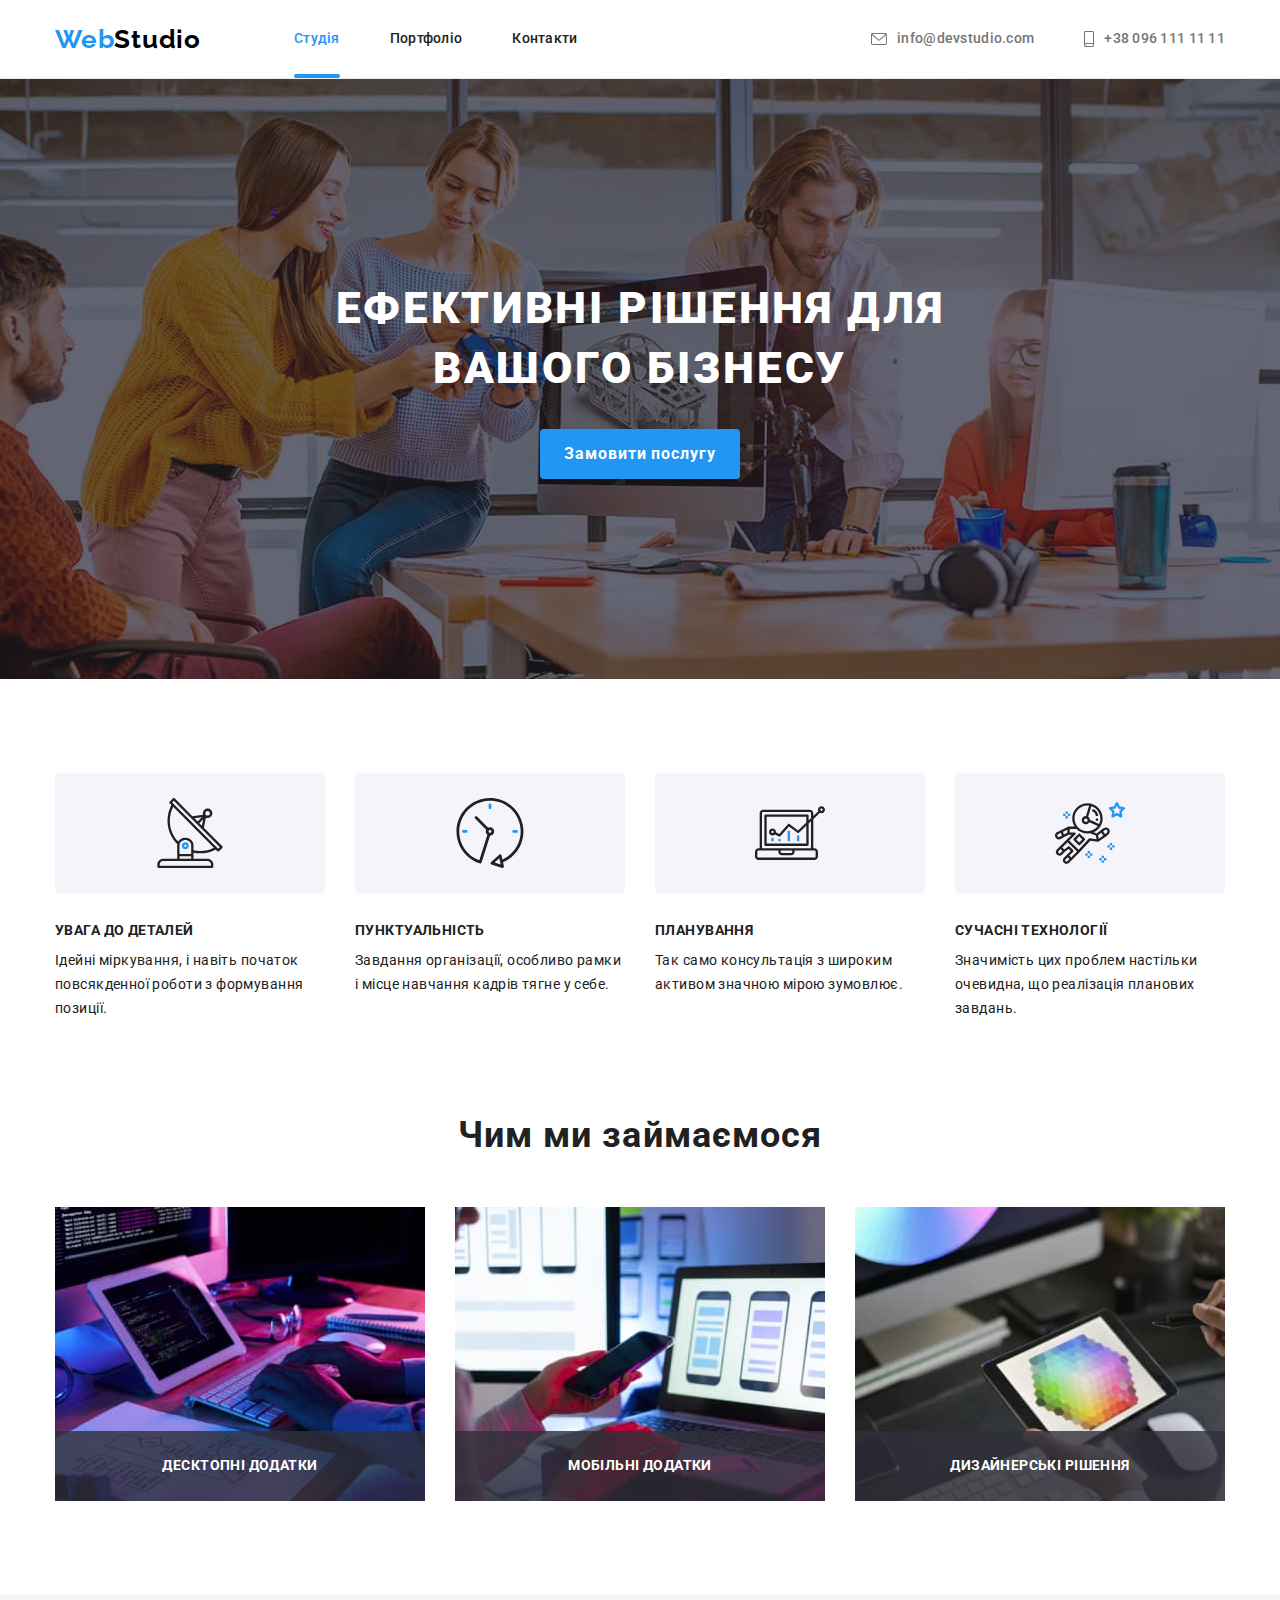
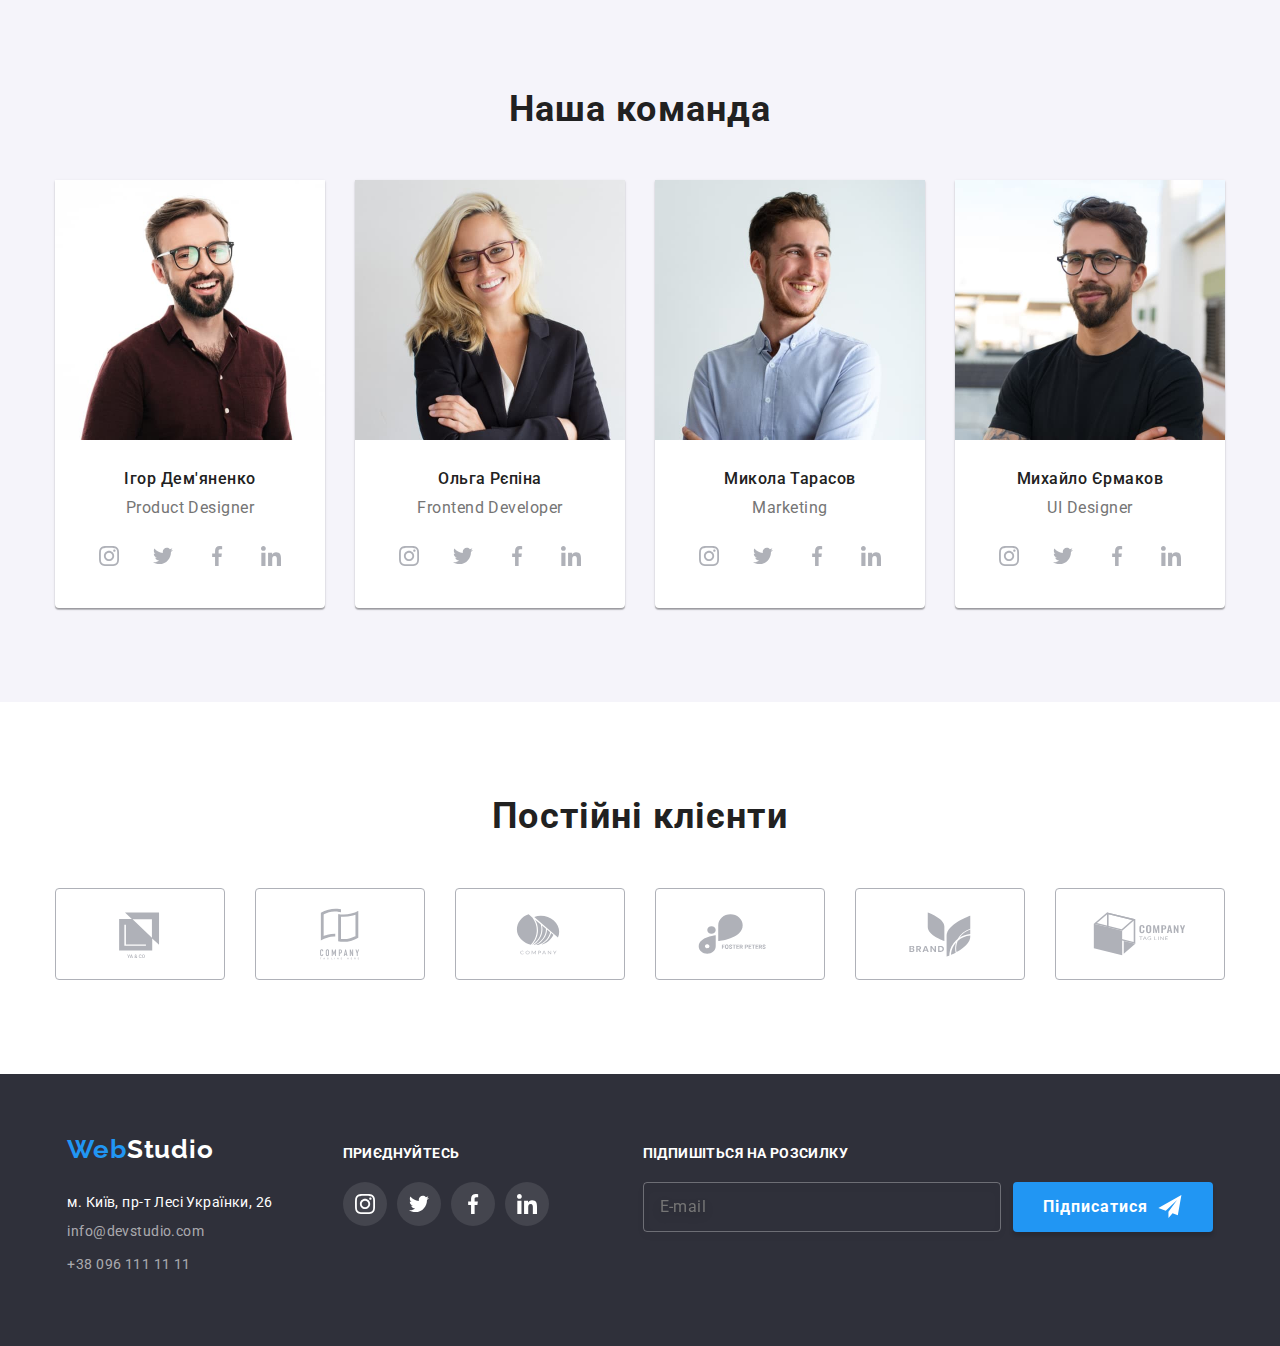
<file: index.html>
<!DOCTYPE html>
<html lang="uk">
  <head>
    <meta charset="UTF-8" />
    <meta http-equiv="X-UA-Compatible" content="IE=edge" />
    <meta name="viewport" content="width=device-width, initial-scale=1.0" />
    <title>Студія</title>
    <link rel="preconnect" href="https://fonts.googleapis.com" />
    <link rel="preconnect" href="https://fonts.gstatic.com" crossorigin />
    <link
      href="https://fonts.googleapis.com/css2?family=Raleway:wght@700&family=Roboto:wght@400;500;700;900&display=swap"
      rel="stylesheet"
    />
    <link
      rel="stylesheet"
      href="https://cdnjs.cloudflare.com/ajax/libs/modern-normalize/1.1.0/modern-normalize.min.css"
    />
    <link rel="stylesheet" href="./css/main.min.css" />
  </head>
  <body>
    <!-- Шапка -->
    <header>
      <!-- навігація -->
      <div class="container page-header">
        <nav class="page-header__nav">
          <a href="./index.html" class="logo"> Web<span class="logo--black">Studio</span></a>

          <!-- Кнопка меню -->
          <button class="menu-button js-open-menu" type="button">
            <svg width="40" height="40" aria-label="Перемикач мобільного меню">
              <use class="icon-menu" href="./images/icons.svg#icon-menu"></use>
            </svg>
          </button>
          <!-- Меню для мобілки -->
          <div class="js-menu-container">
            
            <div class="menu-column">
              <!-- закладки мобілки -->
              <button class="menu-button js-close-menu" type="button">
              <svg width="40" height="40" aria-label="Перемикач мобільного меню">
                <use class="icon-cross" href="./images/icons.svg#icon-close"></use>
              </svg>
            </button>
            <ul class="menu-nav">
                <li class="menu-nav__bookmark">
                  <a class="menu-nav__link menu-nav__link--current" href="./index.html">Студія</a>
                </li>
                <li class="menu-nav__bookmark">
                  <a class="menu-nav__link" href="./portfolio.html">Портфоліо</a>
                </li>
                <li class="menu-nav__bookmark"><a class="menu-nav__link" href="#">Контакти</a></li>
              </ul>
              <div class="menu-thumb">
                <!-- контакти мобілки -->
                <ul class="menu-contact">
                  <li class="menu-contact__item">
                    <a class="menu-contact__tel" href="tel:+380961111111">+38 096 111 11 11</a>
                  </li>
                  <li class="menu-contact__item">
                    <a class="menu-contact__mail" href="mailto:info@devstudio.com"
                      >info@devstudio.com
                    </a>
                  </li>
                </ul>
                <!-- соц мережі мобілки -->
                <ul class="menu-social">
                  <li class="menu-social__item">
                    <a class="menu-social__link" href="#">Instagram</a>
                  </li>
                  <li class="menu-social__item">
                    <a class="menu-social__link" href="#">Twitter</a>
                  </li>
                  <li class="menu-social__item">
                    <a class="menu-social__link" href="#">Facebook</a>
                  </li>
                  <li class="menu-social__item">
                    <a class="menu-social__link" href="#">LinkedIn</a>
                  </li>
                </ul>
              </div>
            </div>
          </div>
          <ul class="page-header__bookmarks">
            <li class="page-header__item">
              <a class="page-header__link page-header__link--current" href="./index.html">Студія</a>
            </li>
            <li class="page-header__item">
              <a class="page-header__link" href="./portfolio.html">Портфоліо</a>
            </li>
            <li class="page-header__item"><a class="page-header__link" href="#">Контакти</a></li>
          </ul>
        </nav>

        <!-- контакти -->
        <ul class="page-header__connection">
          <li class="page-header__item">
            <a class="page-header__contact" href="mailto:info@devstudio.com"
              ><svg class="page-header__icon" width="16" height="12">
                <use href="./images/icons.svg#icon-envelope"></use></svg
              >info@devstudio.com
            </a>
          </li>
          <li class="page-header__item">
            <a class="page-header__contact" href="tel:+380961111111"
              ><svg class="page-header__icon" width="10" height="16">
                <use href="./images/icons.svg#icon-smartphone"></use></svg
              >+38 096 111 11 11</a
            >
          </li>
        </ul>
      </div>
    </header>
    <main>
      <!-- Герой -->
      <section class="hero-section">
        <div class="container">
          <h1 class="hero-section__title">
            Ефективні рішення для <br />
            вашого бізнесу
          </h1>
          <button type="button" class="button button--margins" data-modal-open>
            Замовити послугу
          </button>
        </div>
      </section>
      <!-- Переваги -->
      <section class="section benefits-section">
        <h2 class="visually-hidden">Переваги</h2>
        <div class="container">
          <ul class="benefits-section__list">
            <li class="benefits-section__item">
              <div class="benefits-section__thumb">
                <svg class="benefits-section__icon">
                  <use href="./images/icons.svg#icon-antenna"></use>
                </svg>
              </div>
              <h3 class="benefits-section__title">Увага до деталей</h3>
              <p class="benefits-section__text">
                Ідейні міркування, і навіть початок повсякденної роботи з формування позиції.
              </p>
            </li>
            <li class="benefits-section__item">
              <div class="benefits-section__thumb">
                <svg class="benefits-section__icon">
                  <use href="./images/icons.svg#icon-clock"></use>
                </svg>
              </div>
              <h3 class="benefits-section__title">Пунктуальність</h3>
              <p class="benefits-section__text">
                Завдання організації, особливо рамки і місце навчання кадрів тягне у себе.
              </p>
            </li>
            <li class="benefits-section__item">
              <div class="benefits-section__thumb">
                <svg class="benefits-section__icon">
                  <use href="./images/icons.svg#icon-diagram"></use>
                </svg>
              </div>
              <h3 class="benefits-section__title">Планування</h3>
              <p class="benefits-section__text">
                Так само консультація з широким активом значною мірою зумовлює.
              </p>
            </li>
            <li class="benefits-section__item">
              <div class="benefits-section__thumb">
                <svg class="benefits-section__icon">
                  <use href="./images/icons.svg#icon-astronaut"></use>
                </svg>
              </div>
              <h3 class="benefits-section__title">Сучасні технології</h3>
              <p class="benefits-section__text">
                Значимість цих проблем настільки очевидна, що реалізація планових завдань.
              </p>
            </li>
          </ul>
        </div>
      </section>
      <!-- Чим ми займаємося -->
      <section class="section hide-doing">
        <div class="container">
          <h2>Чим ми займаємося</h2>
          <ul class="doing">
            <li class="doing__item">
              <div class="doing__thumb">
                <img src="./images/box1.jpg" alt="Пише код за клавіатурою" width="370" />
                <p class="doing__sign">Десктопні додатки</p>
              </div>
            </li>
            <li class="doing__item">
              <div class="doing__thumb">
                <img src="./images/box2.jpg" alt="Створення UI/UX для смартфонів" width="370" />
                <p class="doing__sign">Мобільні додатки</p>
              </div>
            </li>
            <li class="doing__-item">
              <div class="doing__thumb">
                <img src="./images/box3.jpg" alt="Палітра на планшеті" width="370" />
                <p class="doing__sign">Дизайнерські рішення</p>
              </div>
            </li>
          </ul>
        </div>
      </section>
      <!-- Наша команда -->
      <section class="section team-section">
        <div class="container">
          <h2>Наша команда</h2>
          <!-- карточки команди -->
          <ul class="team-section__list">
            <li class="team-section__item">
              <picture>
                <source
                  srcset="./images/team1.jpg 1x, ./images/team1x2.jpg 2x"
                  media="(min-width: 1200px)"
                />
                <source
                  srcset="./images/ihor-t.jpg 1x, ./images/ihor-t@2x.jpg 2x"
                  media="(min-width: 768px)"
                />
                <img
                  srcset="./images/ihor-m.jpg 1x, ./images/ihor-m@2x.jpg 2x"
                  src="./images/ihor-m.jpg"
                  alt="Ігор Дем'яненко"
                  class="team-section__photo"
                />
              </picture>
              <div class="team-section__signature">
                <h3 class="team-section__title">Ігор Дем'яненко</h3>
                <p class="team-section__text">Product Designer</p>
                <ul class="team-social">
                  <li class="team-social__item">
                    <a class="team-social__link" href="#">
                      <svg class="team-social__icon">
                        <use href="./images/icons.svg#icon-instagram"></use></svg
                    ></a>
                  </li>
                  <li class="team-social__item">
                    <a class="team-social__link" href="#">
                      <svg class="team-social__icon">
                        <use href="./images/icons.svg#icon-twitter"></use></svg
                    ></a>
                  </li>
                  <li class="team-social__item">
                    <a class="team-social__link" href="#">
                      <svg class="team-social__icon">
                        <use href="./images/icons.svg#icon-facebook"></use></svg
                    ></a>
                  </li>
                  <li class="team-social__item">
                    <a class="team-social__link" href="#">
                      <svg class="team-social__icon">
                        <use href="./images/icons.svg#icon-linkedin"></use></svg
                    ></a>
                  </li>
                </ul>
              </div>
            </li>
            <li class="team-section__item">
              <picture>
                <source
                  srcset="./images/team2.jpg 1x, ./images/team2x2.jpg 2x"
                  media="(min-width: 1200px)"
                />
                <source
                  srcset="./images/olha-t.jpg 1x, ./images/olha-t@2x.jpg 2x"
                  media="(min-width: 768px)"
                />
                <img
                  srcset="./images/olha-m.jpg 1x, ./images/olha-m@2x.jpg 2x"
                  src="./images/olha-m.jpg"
                  alt="Ольга Рєпіна"
                  class="team-section__photo"
                />
              </picture>

              <div class="team-section__signature">
                <h3 class="team-section__title">Ольга Рєпіна</h3>
                <p class="team-section__text">Frontend Developer</p>
                <ul class="team-social">
                  <li class="team-social__item">
                    <a class="team-social__link" href="#">
                      <svg class="team-social__icon">
                        <use href="./images/icons.svg#icon-instagram"></use></svg
                    ></a>
                  </li>
                  <li class="team-social__item">
                    <a class="team-social__link" href="#">
                      <svg class="team-social__icon">
                        <use href="./images/icons.svg#icon-twitter"></use></svg
                    ></a>
                  </li>
                  <li class="team-social__item">
                    <a class="team-social__link" href="#">
                      <svg class="team-social__icon">
                        <use href="./images/icons.svg#icon-facebook"></use></svg
                    ></a>
                  </li>
                  <li class="team-social__item">
                    <a class="team-social__link" href="#">
                      <svg class="team-social__icon">
                        <use href="./images/icons.svg#icon-linkedin"></use></svg
                    ></a>
                  </li>
                </ul>
              </div>
            </li>
            <li class="team-section__item">
              <picture>
                <source
                  srcset="./images/team3.jpg 1x, ./images/team3x2.jpg 2x"
                  media="(min-width: 1200px)"
                />
                <source
                  srcset="./images/mykola-t.jpg 1x, ./images/mykola-t@2x.jpg 2x"
                  media="(min-width: 768px)"
                />
                <img
                  srcset="./images/mykola-m.jpg 1x, ./images/mykola-m@2x.jpg 2x"
                  src="./images/mykola-m.jpg"
                  alt="Микола Тарасов"
                  class="team-section__photo"
                />
              </picture>

              <div class="team-section__signature">
                <h3 class="team-section__title">Микола Тарасов</h3>
                <p class="team-section__text">Marketing</p>
                <ul class="team-social">
                  <li class="team-social__item">
                    <a class="team-social__link" href="#">
                      <svg class="team-social__icon">
                        <use href="./images/icons.svg#icon-instagram"></use></svg
                    ></a>
                  </li>
                  <li class="team-social__item">
                    <a class="team-social__link" href="#">
                      <svg class="team-social__icon">
                        <use href="./images/icons.svg#icon-twitter"></use></svg
                    ></a>
                  </li>
                  <li class="team-social__item">
                    <a class="team-social__link" href="#">
                      <svg class="team-social__icon">
                        <use href="./images/icons.svg#icon-facebook"></use></svg
                    ></a>
                  </li>
                  <li class="team-social__item">
                    <a class="team-social__link" href="#">
                      <svg class="team-social__icon">
                        <use href="./images/icons.svg#icon-linkedin"></use></svg
                    ></a>
                  </li>
                </ul>
              </div>
            </li>
            <li class="team-section__item">
              <picture>
                <source
                  srcset="./images/team4.jpg 1x, ./images/team4x2.jpg 2x"
                  media="(min-width: 1200px)"
                />
                <source
                  srcset="./images/miha-t.jpg 1x, ./images/miha-t@2x.jpg 2x"
                  media="(min-width: 768px)"
                />
                <img
                  srcset="./images/miha-m.jpg 1x, ./images/miha-m@2x.jpg 2x"
                  src="./images/miha-m.jpg"
                  alt="Михайло Єрмаков"
                  class="team-section__photo"
                />
              </picture>

              <div class="team-section__signature">
                <h3 class="team-section__title">Михайло Єрмаков</h3>
                <p class="team-section__text">UI Designer</p>
                <ul class="team-social">
                  <li class="team-social__item">
                    <a class="team-social__link" href="#">
                      <svg class="team-social__icon">
                        <use href="./images/icons.svg#icon-instagram"></use></svg
                    ></a>
                  </li>
                  <li class="team-social__item">
                    <a class="team-social__link" href="#">
                      <svg class="team-social__icon">
                        <use href="./images/icons.svg#icon-twitter"></use></svg
                    ></a>
                  </li>
                  <li class="team-social__item">
                    <a class="team-social__link" href="#">
                      <svg class="team-social__icon">
                        <use href="./images/icons.svg#icon-facebook"></use></svg
                    ></a>
                  </li>
                  <li class="team-social__item">
                    <a class="team-social__link" href="#">
                      <svg class="team-social__icon">
                        <use href="./images/icons.svg#icon-linkedin"></use></svg
                    ></a>
                  </li>
                </ul>
              </div>
            </li>
          </ul>
        </div>
      </section>
      <!-- Постійні клієнти -->
      <section class="section">
        <div class="container">
          <h2>Постійні клієнти</h2>
          <ul class="clients">
            <li class="clients__item">
              <a class="clients__link" href=""
                ><svg class="clients__icon"><use href="./images/icons.svg#icon-comlogo1"></use></svg
              ></a>
            </li>
            <li class="clients__item">
              <a class="clients__link" href=""
                ><svg class="clients__icon"><use href="./images/icons.svg#icon-comlogo2"></use></svg
              ></a>
            </li>
            <li class="clients__item">
              <a class="clients__link" href=""
                ><svg class="clients__icon"><use href="./images/icons.svg#icon-comlogo3"></use></svg
              ></a>
            </li>
            <li class="clients__item">
              <a class="clients__link" href=""
                ><svg class="clients__icon"><use href="./images/icons.svg#icon-comlogo4"></use></svg
              ></a>
            </li>
            <li class="clients__item">
              <a class="clients__link" href=""
                ><svg class="clients__icon"><use href="./images/icons.svg#icon-comlogo5"></use></svg
              ></a>
            </li>
            <li class="clients__item">
              <a class="clients__link" href=""
                ><svg class="clients__icon"><use href="./images/icons.svg#icon-comlogo6"></use></svg
              ></a>
            </li>
          </ul>
        </div>
      </section>
    </main>
    <!-- Футер -->
    <footer class="page-footer">
      <div class="page-footer__container">
        <div class="footer-thumb">
          <a href="./index.html" class="logo-footer">Web<span class="logo--white">Studio</span></a>
          <address class="footer-contacts">
            <ul class="footer-contacts__list">
              <li class="footer-contacts__item">
                <a
                  class="footer-contacts__address"
                  href="https://goo.gl/maps/CPtrU1FHBa2aNyZL9"
                  target="_blank"
                  rel="noopener noreferrer nofollow"
                  >м. Київ, пр-т Лесі Українки, 26</a
                >
              </li>
              <li class="footer-contacts__item">
                <a class="footer-contacts__connection" href="mailto:info@devstudio.com"
                  >info@devstudio.com</a
                >
              </li>
              <li class="footer-contacts__item">
                <a class="footer-contacts__connection" href="tel:+380961111111"
                  >+38 096 111 11 11</a
                >
              </li>
            </ul>
          </address>
        </div>
        <div class="join-in">
          <p class="join-in__title">приєднуйтесь</p>
          <ul class="social-footer">
            <li class="social-footer__item">
              <a class="social-footer__link" href="#">
                <svg class="social-footer__icon">
                  <use href="./images/icons.svg#icon-instagram"></use></svg
              ></a>
            </li>
            <li class="social-footer__item">
              <a class="social-footer__link" href="#">
                <svg class="social-footer__icon">
                  <use href="./images/icons.svg#icon-twitter"></use></svg
              ></a>
            </li>
            <li class="social-footer__item">
              <a class="social-footer__link" href="#">
                <svg class="social-footer__icon">
                  <use href="./images/icons.svg#icon-facebook"></use></svg
              ></a>
            </li>
            <li class="social-footer__item">
              <a class="social-footer__link" href="#">
                <svg class="social-footer__icon">
                  <use href="./images/icons.svg#icon-linkedin"></use></svg
              ></a>
            </li>
          </ul>
        </div>
        <!-- Форма "Підписатися" -->
        <div class="subscribe">
          <p class="subscribe__title">Підпишіться на розсилку</p>
          <form class="subscribe__form" name="subscribe-form">
            <input class="subscribe__input" type="email" name="email" placeholder="E-mail" />

            <button class="button" type="submit">
              Підписатися<svg class="button__icon" width="24" height="24">
                <use href="./images/icons.svg#icon-iconsend"></use>
              </svg>
            </button>
          </form>
        </div>
      </div>
    </footer>

    <!-- Модалка -->

    <div class="backdrop is-hidden" data-modal>
      <div class="modal">
        <button class="modal__close" data-modal-close>✕</button>
        <h4 class="modal__title">Залиште свої дані, ми вам передзвонимо</h4>
        <form>
          <label class="modal__field"
            ><span class="modal__label"> Ім'я</span>

            <input class="modal__input" type="text" name="name" />
            <svg class="modal__icon">
              <use href="./images/icons.svg#icon-person"></use>
            </svg>
          </label>

          <label class="modal__field">
            <span class="modal__label"> Телефон</span>
            <input class="modal__input" type="tel" name="tel" />
            <svg class="modal__icon">
              <use href="./images/icons.svg#icon-phone"></use>
            </svg>
          </label>

          <label class="modal__field">
            <span class="modal__label"> Пошта</span>
            <input class="modal__input" type="email" name="email" />
            <svg class="modal__icon">
              <use href="./images/icons.svg#icon-email"></use>
            </svg>
          </label>

          <label class="modal__field">
            <span class="modal__label">Коментар</span>
            <textarea class="modal__textarea" name="feedback" rows="7" placeholder="Введіть текст">
            </textarea>
          </label>

          <label class="policy">
            <input class="policy__input" type="checkbox" value="agree" />
            <span class="policy__icon"></span>
            Погоджуюся з розсилкою та приймаю <a class="policy__link" href="">Умови договору</a>
          </label>
          <button class="button button--margins" type="submit">Відправити</button>
        </form>
      </div>
    </div>

    <script src="./js/modal.js"></script>
    <script src="./js/mobile-menu.js"></script>
  </body>
</html>
</file>
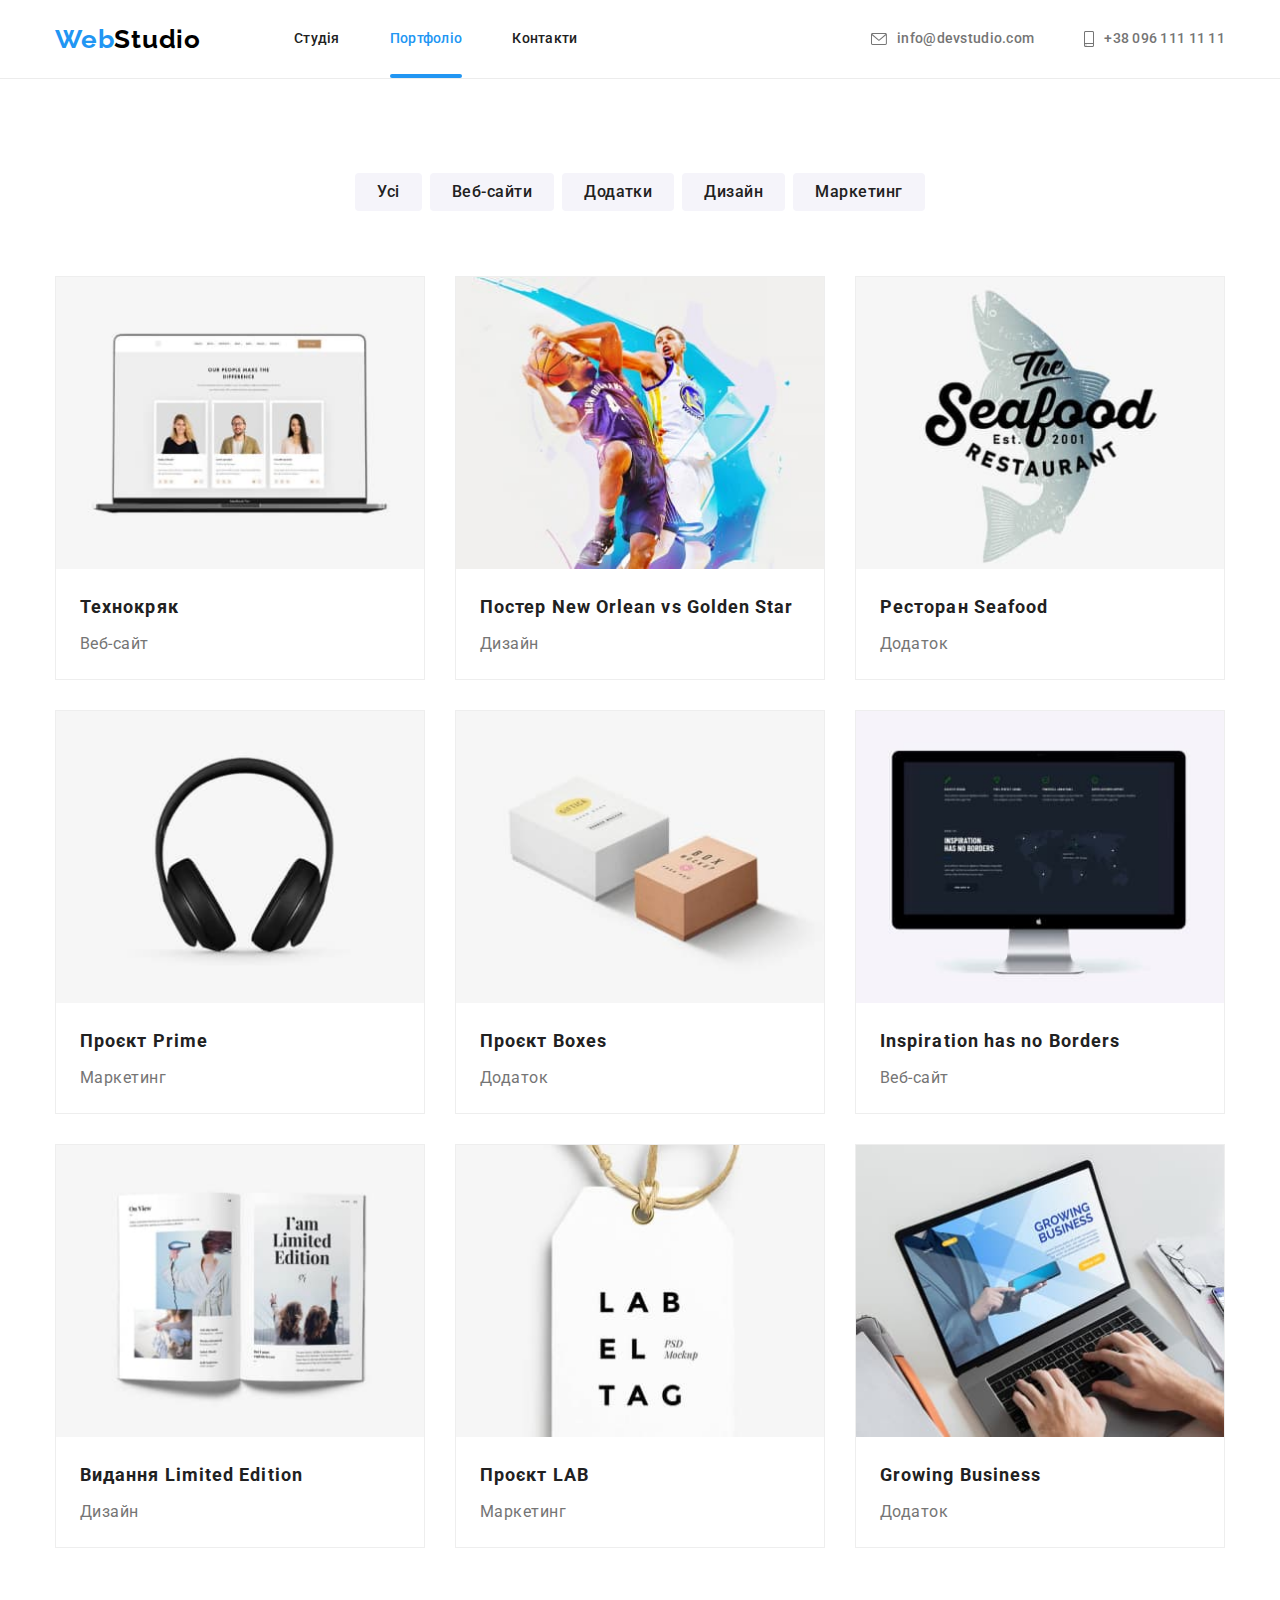
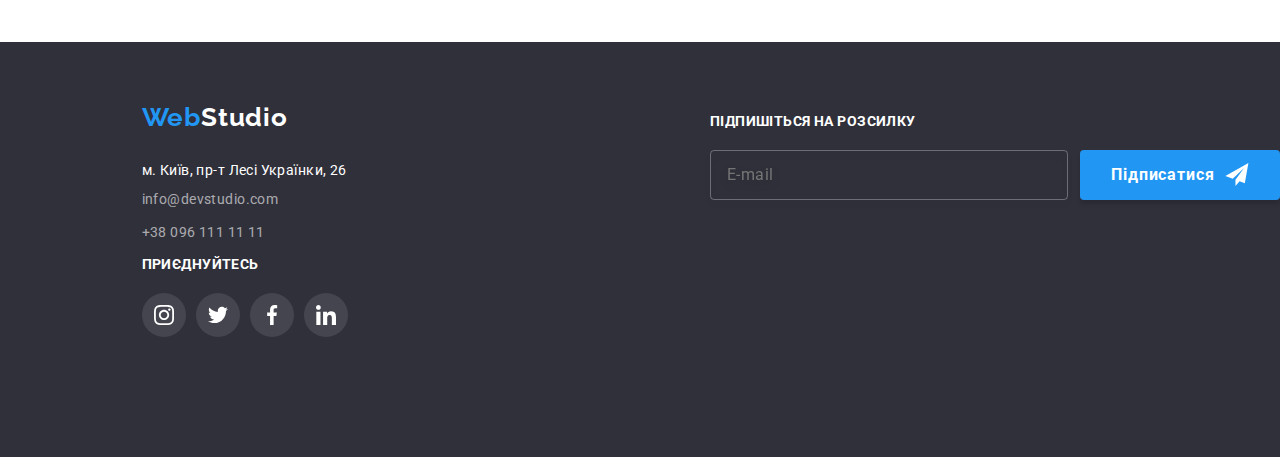
<file: portfolio.html>
<!DOCTYPE html>
<html lang="uk">
  <head>
    <meta charset="UTF-8" />
    <meta http-equiv="X-UA-Compatible" content="IE=edge" />
    <meta name="viewport" content="width=device-width, initial-scale=1.0" />
    <title>Портфоліо</title>
    <link rel="preconnect" href="https://fonts.googleapis.com" />
    <link rel="preconnect" href="https://fonts.gstatic.com" crossorigin />
    <link
      href="https://fonts.googleapis.com/css2?family=Raleway:wght@700&family=Roboto:wght@400;500;700;900&display=swap"
      rel="stylesheet"
    />
    <link
      rel="stylesheet"
      href="https://cdnjs.cloudflare.com/ajax/libs/modern-normalize/1.1.0/modern-normalize.min.css"
    />
    <link rel="stylesheet" href="./css/main.min.css" />
  </head>
  <body>
    <!-- Шапка -->
    <header>
      <!-- навігація -->
      <div class="container page-header">
        <nav class="page-header__nav">
          <a href="./index.html" class="logo"> Web<span class="logo--black">Studio</span></a>

          <!-- Кнопка меню -->
          <button class="menu-button js-open-menu" type="button">
            <svg width="40" height="40" aria-label="Перемикач мобільного меню">
              <use class="icon-menu" href="./images/icons.svg#icon-menu"></use>
            </svg>
          </button>
          <!-- Меню для мобілки -->
          <div class="js-menu-container">
            <button class="menu-button js-close-menu" type="button">
              <svg width="40" height="40" aria-label="Перемикач мобільного меню">
                <use class="icon-cross" href="./images/icons.svg#icon-close"></use>
              </svg>
            </button>
            <!-- закладки мобілки -->
            <ul class="menu-nav">
              <li class="menu-nav__bookmark">
                <a class="menu-nav__link menu-nav__link--current" href="./index.html">Студія</a>
              </li>
              <li class="menu-nav__bookmark">
                <a class="menu-nav__link" href="./portfolio.html">Портфоліо</a>
              </li>
              <li class="menu-nav__bookmark"><a class="menu-nav__link" href="#">Контакти</a></li>
            </ul>
            <!-- контакти мобілки -->
            <ul class="menu-contact">
              <li class="menu-contact__item">
                <a class="menu-contact__tel" href="tel:+380961111111">+38 096 111 11 11</a>
              </li>
              <li class="menu-contact__item">
                <a class="menu-contact__mail" href="mailto:info@devstudio.com"
                  >info@devstudio.com
                </a>
              </li>
            </ul>
            <!-- соц мережі мобілки -->
            <ul class="menu-social">
              <li class="menu-social__item"><a class="menu-social__link" href="#">Instagram</a></li>
              <li class="menu-social__item"><a class="menu-social__link" href="#">Twitter</a></li>
              <li class="menu-social__item"><a class="menu-social__link" href="#">Facebook</a></li>
              <li class="menu-social__item"><a class="menu-social__link" href="#">LinkedIn</a></li>
            </ul>
          </div>

          <ul class="page-header__bookmarks">
            <li class="page-header__item">
              <a class="page-header__link" href="./index.html">Студія</a>
            </li>
            <li class="page-header__item">
              <a class="page-header__link page-header__link--current" href="./portfolio.html"
                >Портфоліо</a
              >
            </li>
            <li class="page-header__item"><a class="page-header__link" href="#">Контакти</a></li>
          </ul>
        </nav>

        <!-- контакти -->
        <ul class="page-header__connection">
          <li class="page-header__item">
            <a class="page-header__contact" href="mailto:info@devstudio.com"
              ><svg class="page-header__icon" width="16" height="12">
                <use href="./images/icons.svg#icon-envelope"></use></svg
              >info@devstudio.com
            </a>
          </li>
          <li class="page-header__item">
            <a class="page-header__contact" href="tel:+380961111111"
              ><svg class="page-header__icon" width="10" height="16">
                <use href="./images/icons.svg#icon-smartphone"></use></svg
              >+38 096 111 11 11</a
            >
          </li>
        </ul>
      </div>
    </header>
    <main>
      <!-- Портфоліо -->
      <section class="section">
        <h2 class="visually-hidden">Фільтр Портфоліо</h2>
        <!-- Кнопки фільтру -->
        <div class="container">
          <ul class="filter">
            <li class="filter__item">
              <button type="button" class="filter__button">Усі</button>
            </li>
            <li class="filter__item">
              <button type="button" class="filter__button">Веб-сайти</button>
            </li>
            <li class="filter__item">
              <button type="button" class="filter__button">Додатки</button>
            </li>
            <li class="filter__item">
              <button type="button" class="filter__button">Дизайн</button>
            </li>
            <li class="filter__item">
              <button type="button" class="filter__button">Маркетинг</button>
            </li>
          </ul>
          <!-- Картки Портфоліо -->
          <ul class="cards-grid">
            <li class="card">
              <div class="card__thumb">
                <div class="card__overlay">
                  <p class="card__comment">
                    Ресурс пропонує комплексні пропозиції з різним рівнем функціоналу та сервісів.
                    Все це дозволить відвідувачу отримати вичерпні відомості про компанію чи
                    приватну особу.
                  </p>
                </div>
                <img src="./images/c1notebook.jpg" alt="Ноутбук" width="370" />
              </div>
              <div class="card__sign">
                <h3 class="card__tittle">Технокряк</h3>
                <p class="card__text">Веб-сайт</p>
              </div>
            </li>
            <li class="card">
              <div class="card__thumb">
                <div class="card__overlay">
                  <p class="card__comment">
                    Ресурс пропонує комплексні пропозиції з різним рівнем функціоналу та сервісів.
                    Все це дозволить відвідувачу отримати вичерпні відомості про компанію чи
                    приватну особу.
                  </p>
                </div>
                <img src="./images/c2basket.jpg" alt="Баскетбол" width="370" />
              </div>
              <div class="card__sign">
                <h3 class="card__tittle">Постер New Orlean vs Golden Star</h3>
                <p class="card__text">Дизайн</p>
              </div>
            </li>
            <li class="card">
              <div class="card__thumb">
                <div class="card__overlay">
                  <p class="card__comment">
                    Ресурс пропонує комплексні пропозиції з різним рівнем функціоналу та сервісів.
                    Все це дозволить відвідувачу отримати вичерпні відомості про компанію чи
                    приватну особу.
                  </p>
                </div>
                <img src="./images/c3seafood.jpg" alt="Ресторан Seafood" width="370" />
              </div>
              <div class="card__sign">
                <h3 class="card__tittle">Ресторан Seafood</h3>
                <p class="card__text">Додаток</p>
              </div>
            </li>
            <li class="card">
              <div class="card__thumb">
                <div class="card__overlay">
                  <p class="card__comment">
                    Ресурс пропонує комплексні пропозиції з різним рівнем функціоналу та сервісів.
                    Все це дозволить відвідувачу отримати вичерпні відомості про компанію чи
                    приватну особу.
                  </p>
                </div>
                <img src="./images/c4headphones.jpg" alt="Навушники" width="370" />
              </div>
              <div class="card__sign">
                <h3 class="card__tittle">Проєкт Prime</h3>
                <p class="card__text">Маркетинг</p>
              </div>
            </li>
            <li class="card">
              <div class="card__thumb">
                <div class="card__overlay">
                  <p class="card__comment">
                    Ресурс пропонує комплексні пропозиції з різним рівнем функціоналу та сервісів.
                    Все це дозволить відвідувачу отримати вичерпні відомості про компанію чи
                    приватну особу.
                  </p>
                </div>
                <img src="./images/c5boxes.jpg" alt="Коробки" width="370" />
              </div>
              <div class="card__sign">
                <h3 class="card__tittle">Проєкт Boxes</h3>
                <p class="card__text">Додаток</p>
              </div>
            </li>
            <li class="card">
              <div class="card__thumb">
                <div class="card__overlay">
                  <p class="card__comment">
                    Ресурс пропонує комплексні пропозиції з різним рівнем функціоналу та сервісів.
                    Все це дозволить відвідувачу отримати вичерпні відомості про компанію чи
                    приватну особу.
                  </p>
                </div>
                <img src="./images/c6monitor.jpg" alt="Монітор" width="370" />
              </div>
              <div class="card__sign">
                <h3 class="card__tittle">Inspiration has no Borders</h3>
                <p class="card__text">Веб-сайт</p>
              </div>
            </li>
            <li class="card">
              <div class="card__thumb">
                <div class="card__overlay">
                  <p class="card__comment">
                    Ресурс пропонує комплексні пропозиції з різним рівнем функціоналу та сервісів.
                    Все це дозволить відвідувачу отримати вичерпні відомості про компанію чи
                    приватну особу.
                  </p>
                </div>
                <img src="./images/c7openbook.jpg" alt="Відкрита книга" width="370" />
              </div>
              <div class="card__sign">
                <h3 class="card__tittle">Видання Limited Edition</h3>
                <p class="card__text">Дизайн</p>
              </div>
            </li>
            <li class="card">
              <div class="card__thumb">
                <div class="card__overlay">
                  <p class="card__comment">
                    Ресурс пропонує комплексні пропозиції з різним рівнем функціоналу та сервісів.
                    Все це дозволить відвідувачу отримати вичерпні відомості про компанію чи
                    приватну особу.
                  </p>
                </div>
                <img src="./images/c8label.jpg" alt="Лейба" width="370" />
              </div>
              <div class="card__sign">
                <h3 class="card__tittle">Проєкт LAB</h3>
                <p class="card__text">Маркетинг</p>
              </div>
            </li>
            <li class="card">
              <div class="card__thumb">
                <div class="card__overlay">
                  <p class="card__comment">
                    Ресурс пропонує комплексні пропозиції з різним рівнем функціоналу та сервісів.
                    Все це дозволить відвідувачу отримати вичерпні відомості про компанію чи
                    приватну особу.
                  </p>
                </div>
                <img src="./images/c9workingonnotebook.jpg" alt="Працює за ноутбуком" width="370" />
              </div>
              <div class="card__sign">
                <h3 class="card__tittle">Growing Business</h3>
                <p class="card__text">Додаток</p>
              </div>
            </li>
          </ul>
        </div>
      </section>
    </main>
    <!-- Футер -->
    <footer class="page-footer">
      <div class="container container--flex">
        <div class="footer-thumb">
          <a href="./index.html" class="logo-footer">Web<span class="logo--white">Studio</span></a>
          <address class="footer-contacts">
            <ul class="footer-contacts__list">
              <li class="footer-contacts__item">
                <a
                  class="footer-contacts__address"
                  href="https://goo.gl/maps/CPtrU1FHBa2aNyZL9"
                  target="_blank"
                  rel="noopener noreferrer nofollow"
                  >м. Київ, пр-т Лесі Українки, 26</a
                >
              </li>
              <li class="footer-contacts__item">
                <a class="footer-contacts__connection" href="mailto:info@devstudio.com"
                  >info@devstudio.com</a
                >
              </li>
              <li class="footer-contacts__item">
                <a class="footer-contacts__connection" href="tel:+380961111111"
                  >+38 096 111 11 11</a
                >
              </li>
            </ul>
          </address>
        </div>
        <div class="join-in">
          <p class="join-in__title">приєднуйтесь</p>
          <ul class="social-footer">
            <li class="social-footer__item">
              <a class="social-footer__link" href="#">
                <svg class="social-footer__icon">
                  <use href="./images/icons.svg#icon-instagram"></use></svg
              ></a>
            </li>
            <li class="social-footer__item">
              <a class="social-footer__link" href="#">
                <svg class="social-footer__icon">
                  <use href="./images/icons.svg#icon-twitter"></use></svg
              ></a>
            </li>
            <li class="social-footer__item">
              <a class="social-footer__link" href="#">
                <svg class="social-footer__icon">
                  <use href="./images/icons.svg#icon-facebook"></use></svg
              ></a>
            </li>
            <li class="social-footer__item">
              <a class="social-footer__link" href="#">
                <svg class="social-footer__icon">
                  <use href="./images/icons.svg#icon-linkedin"></use></svg
              ></a>
            </li>
          </ul>
        </div>
      </div>
      <!-- Форма "Підписатися" -->
      <div class="subscribe">
        <p class="subscribe__title">Підпишіться на розсилку</p>
        <form class="subscribe__form" name="subscribe-form">
          <label>
            <input class="subscribe__input" type="email" name="email" placeholder="E-mail" />
          </label>
          <button class="button" type="submit">
            Підписатися<svg class="button__icon" width="24" height="24">
              <use href="./images/icons.svg#icon-iconsend"></use>
            </svg>
          </button>
        </form>
      </div>
    </footer>

    <script src="./js/mobile-menu.js"></script>
  </body>
</html>
</file>
<file: css/main.min.css>
body{font-family:Roboto,sans-serif;color:#212121}h1,h2,h3,h4,h5,h6,p,ul{margin:0;padding:0;font-weight:normal;list-style:none}img{display:block;max-width:100%;height:auto}li{list-style-type:none}.container{max-width:480px;margin:0 auto;padding:0 15px}@media screen and (max-width: 767px){.container{max-width:480px}}@media screen and (min-width: 768px){.container{max-width:768px}}@media screen and (min-width: 1200px){.container{max-width:1200px}}.section{padding:60px 0}@media screen and (min-width: 1200px){.section{padding:94px 0}}.visually-hidden{position:absolute;white-space:nowrap;width:1px;height:1px;overflow:hidden;border:0;padding:0;clip:rect(0 0 0 0);-webkit-clip-path:inset(50%);clip-path:inset(50%);margin:-1px}.logo{display:inline-block;color:#2196f3;font-family:"Raleway";font-weight:700;font-size:26px;line-height:1.19;letter-spacing:.03em;text-decoration:none;margin:16px 0}.logo-footer{display:inline-block;color:#2196f3;font-family:"Raleway";font-weight:700;font-size:26px;line-height:1.19;letter-spacing:.03em;text-decoration:none}.logo--black{color:#000}.logo--white{color:#fff}header{background:#fff;border-bottom:solid 1px #ececec}@media screen and (min-width: 768px){.page-header{display:flex;align-items:center}}.page-header__bookmarks,.page-header__nav{display:flex;align-items:center;justify-content:space-between}.page-header__bookmarks{display:none}@media screen and (min-width: 768px){.page-header__bookmarks{display:flex;margin-left:93px}}.page-header__link{display:none}@media screen and (min-width: 768px){.page-header__link{position:relative;display:block;padding-top:31px;padding-bottom:31px;color:#212121;text-decoration:none;font-weight:500;font-size:14px;line-height:1.14;letter-spacing:.02em;transition:color 250ms cubic-bezier(0.4, 0, 0.2, 1)}}.page-header__link:hover,.page-header__link:focus{color:#2196f3}.page-header__link--current::after{position:absolute;bottom:0;content:"";display:block;background-color:#2196f3;color:#2196f3;height:4px;width:100%;border-radius:2px;opacity:1}.page-header__link--current{color:#2196f3}.page-header__bookmarks .page-header__item:not(:last-child){margin-right:50px}@media screen and (min-width: 1200px){.page-header__connection .page-header__item:not(:last-child){margin-right:50px}}.page-header__connection{display:none}@media screen and (min-width: 768px){.page-header__connection{display:flex;flex-direction:column;margin-left:auto;color:#757575}}@media screen and (min-width: 1200px){.page-header__connection{display:flex;flex-direction:row;margin-left:auto;color:#757575}}.page-header__contact{margin-top:10px;color:#757575;text-decoration:none;font-weight:500;font-size:12px;line-height:1.16;letter-spacing:.02em;transition:color 250ms cubic-bezier(0.4, 0, 0.2, 1)}@media screen and (min-width: 768px){.page-header__contact{display:inline-block;display:flex;align-items:center}}@media screen and (min-width: 1200px){.page-header__contact{margin-top:0px;padding-top:31px;padding-bottom:31px;font-size:14px;line-height:1.14}}.page-header__contact:hover,.page-header__contact:focus{color:#2196f3}.page-header__icon{margin-right:10px;fill:currentColor}.button{color:#fff;background-color:#2196f3;cursor:pointer;display:inline-block;display:flex;align-items:center;justify-content:center;text-align:center;border:0;width:200px;height:50px;border-radius:4px;font-weight:700;font-size:16px;line-height:1.87;letter-spacing:.06em;box-shadow:0px 4px 4px rgba(0,0,0,.15);padding:10px 23px}.button--margins{margin:auto}.hero-section{max-width:768px;height:400px;align-items:center;background-color:#2f303a;background-image:linear-gradient(rgba(47, 48, 58, 0.4), rgba(47, 48, 58, 0.4)),url(../images/heroimage.jpg);background-repeat:no-repeat;background-size:cover;background-position:center;margin:0 auto;padding:118px 0}@media screen and (min-width: 768px){.hero-section{max-width:1200px}}@media screen and (min-width: 1200px){.hero-section{max-width:1600px;padding:200px 0;height:600px}}.hero-section__title{font-weight:900;font-size:26px;line-height:1.61;text-align:center;letter-spacing:.06em;text-transform:uppercase;margin-bottom:30px;color:#fff}@media screen and (min-width: 1200px){.hero-section__title{font-size:44px;line-height:1.36}}.benefits-section{padding-bottom:60px}@media screen and (min-width: 1200px){.benefits-section{padding-bottom:0}}@media screen and (min-width: 768px){.benefits-section__list{display:flex;flex-wrap:wrap;margin:-15px}}.benefits-section__item{width:100%;margin-bottom:30px}@media screen and (min-width: 768px){.benefits-section__item{width:354px;margin:15px}}@media screen and (min-width: 1200px){.benefits-section__item{width:270px;margin:15px}}.benefits-section__thumb{display:block;display:flex;align-items:center;justify-content:center;height:120px;border-radius:4px;margin-bottom:30px;background-color:#f5f4fa}.benefits-section__icon{width:70px;height:70px}.benefits-section__title{font-weight:700;font-size:14px;line-height:1.14;text-align:center;letter-spacing:.03em;text-transform:uppercase;margin-bottom:10px}@media screen and (min-width: 768px){.benefits-section__title{text-align:left}}.benefits-section__text{font-size:14px;line-height:1.71;letter-spacing:.03em;color:var(--secondary-text-color)}@media screen and (max-width: 1199px){.hide-doing{display:none}}h2{font-weight:700;font-size:28px;line-height:1.18;margin-bottom:30px;text-align:center;letter-spacing:.03em}@media screen and (min-width: 1200px){h2{font-weight:700;font-size:36px;line-height:1.16;margin-bottom:50px}}.doing{display:flex}.doing__item:not(:last-child){margin-right:30px}.doing__thumb{position:relative;display:flex;align-items:center}.doing__sign{position:absolute;bottom:0;display:block;display:flex;align-items:center;justify-content:center;background-color:rgba(47,48,58,.8);width:100%;height:70px;font-weight:700;font-size:14px;line-height:1.14;text-align:center;letter-spacing:.03em;text-transform:uppercase;color:#fff}.team-section{background-color:#f5f4fa}@media screen and (min-width: 768px){.team-section__list{display:flex;flex-wrap:wrap;margin:-15px}}.team-section__item{display:block;width:100%;margin-bottom:30px;background-color:#fff;box-shadow:0px 1px 3px rgba(0,0,0,.12),0px 1px 1px rgba(0,0,0,.14),0px 2px 1px rgba(0,0,0,.2);border-radius:0px 0px 4px 4px}@media screen and (min-width: 768px){.team-section__item{width:354px;margin:15px}}@media screen and (min-width: 1200px){.team-section__item{width:270px;margin:15px}}.team-section__photo{width:100%}@media screen and (min-width: 1200px){.team-section__photo{width:270px}}.team-section__title{font-weight:500;font-size:16px;line-height:1.18;text-align:center;letter-spacing:.03em;margin-bottom:10px}.team-section__text{font-size:16px;line-height:1.18;text-align:center;letter-spacing:.03em;color:#757575;margin-bottom:16px}.team-section__signature{padding:30px 32px}.team-social{display:flex;width:206px;height:44px;margin:0 auto}.team-social__item:not(:last-child){margin-right:10px}.team-social__link{display:inline-block;width:44px;height:44px;border-radius:50%;padding:12px;fill:#afb1b8;transition:color 250ms cubic-bezier(0.4, 0, 0.2, 1),background-color 250ms cubic-bezier(0.4, 0, 0.2, 1)}.team-social__link:hover,.team-social__link:focus{background-color:#2196f3;fill:#fff}.team-social__icon{width:20px;height:20px}.clients{display:flex;flex-wrap:wrap;margin:-15px}.clients__item{margin:15px}.clients__link{display:inline-block;display:flex;justify-content:center;width:210px;height:92px;border:#afb1b8 solid 1px;border-radius:4px;padding:16px 32px;color:#afb1b8;transition:fill 250ms cubic-bezier(0.4, 0, 0.2, 1),color 250ms cubic-bezier(0.4, 0, 0.2, 1),border 250ms cubic-bezier(0.4, 0, 0.2, 1)}@media screen and (min-width: 768px){.clients__link{width:226px}}@media screen and (min-width: 1200px){.clients__link{width:170px}}.clients__link:hover,.clients__link:focus{border:#2196f3 solid 1px;color:#2196f3;fill:#2196f3}.clients__icon{width:106px;height:60px;fill:currentColor}.page-footer{background-color:#2f303a;padding-top:60px;padding-bottom:60px}@media screen and (min-width: 1200px){.page-footer{display:flex;justify-content:center}}.page-footer__container{text-align:center;max-width:480px;padding-left:15px;padding-right:15px;margin:0 auto}@media screen and (min-width: 768px){.page-footer__container{display:flex;flex-wrap:wrap;justify-content:center;align-items:baseline;max-width:768px}}@media screen and (min-width: 1200px){.page-footer__container{justify-content:space-between;text-align:start;max-width:1200px}}.footer-thumb{text-align:center;margin-bottom:60px}@media screen and (min-width: 768px){.footer-thumb{margin-right:165px}}@media screen and (min-width: 1200px){.footer-thumb{text-align:left;margin-right:70px;margin-bottom:0px}}.footer-contacts{margin-top:28px}.footer-contacts__address{color:#fff;font-style:normal;font-size:14px;line-height:1.14;letter-spacing:.03em;text-decoration:none;transition:color 250ms cubic-bezier(0.4, 0, 0.2, 1)}.footer-contacts__address:hover,.footer-contacts__address:focus{color:#2196f3}.footer-contacts__connection{color:rgba(255,255,255,.6);font-style:normal;font-size:14px;line-height:1.71;letter-spacing:.03em;text-decoration:none;transition:color 250ms cubic-bezier(0.4, 0, 0.2, 1)}.footer-contacts__connection:hover,.footer-contacts__connection:focus{color:#2196f3}.footer-contacts__item:not(:last-child){margin-bottom:9px}.social-footer{display:flex;justify-content:center;margin-bottom:60px}.social-footer__item:not(:last-child){margin-right:10px}.social-footer__link{display:inline-block;width:44px;height:44px;border-radius:50%;background-color:rgba(255,255,255,.1);padding:12px;transition:background-color 250ms cubic-bezier(0.4, 0, 0.2, 1)}.social-footer__link:hover,.social-footer__link:focus{background-color:#2196f3}.social-footer__icon{width:20px;height:20px;fill:#fff}.join-in{text-align:center}@media screen and (min-width: 1200px){.join-in{text-align:left;margin-right:94px}}.join-in__title,.subscribe__title{font-weight:700;font-size:14px;line-height:1.14;letter-spacing:.03em;text-transform:uppercase;color:#fff;margin-top:12px;margin-bottom:20px}.subscribe{text-align:center;justify-content:center}@media screen and (min-width: 1200px){.subscribe{width:570px;text-align:left;margin-left:auto}}.subscribe__form{display:flex;flex-direction:column;align-items:center}@media screen and (min-width: 768px){.subscribe__form{width:450px}}@media screen and (min-width: 1200px){.subscribe__form{display:flex;flex-direction:row;width:100%}}.subscribe__input{width:100%;margin-bottom:20px;height:50px;border:1px solid rgba(255,255,255,.3);filter:drop-shadow(0px 4px 4px rgba(0, 0, 0, 0.15));border-radius:4px;background-color:rgba(0,0,0,0);font-weight:400;font-size:16px;line-height:1.25;letter-spacing:.03em;color:rgba(255,255,255,.6);outline:none;padding-left:16px;padding-right:16px}@media screen and (min-width: 1200px){.subscribe__input{margin-right:12px;margin-bottom:0;display:inline-block;width:358px}}.button__icon{margin-left:10px;justify-content:center}.backdrop{position:fixed;left:0;top:0;width:100%;height:100%;background-color:rgba(0,0,0,.2);opacity:1;transition:opacity 300ms cubic-bezier(0.4, 0, 0.2, 1)}.backdrop.is-hidden{opacity:0;pointer-events:none}.backdrop.is-hidden .modal{transform:translate(-50%, -50%) scale(1.1)}.modal{position:absolute;top:50%;left:50%;width:450px;padding:40px;border-radius:4px;background-color:#fff;box-shadow:0px 1px 3px rgba(0,0,0,.12),0px 1px 1px rgba(0,0,0,.14),0px 2px 1px rgba(0,0,0,.2);transform:translate(-50%, -50%) scale(1);transition:transform 300ms cubic-bezier(0.4, 0, 0.2, 1)}@media screen and (min-width: 1200px){.modal{width:528px}}.modal__close{position:absolute;display:block;padding:0;top:8px;right:8px;width:30px;height:30px;border-radius:50%;background-color:#fff;border:1px solid rgba(0,0,0,.1);transition:color 250ms cubic-bezier(0.4, 0, 0.2, 1)}.modal__close:hover{color:#2196f3;cursor:pointer}.modal__title{font-weight:700;font-size:20px;line-height:1.15;text-align:center;letter-spacing:.03em;margin-bottom:30px}.modal__field{display:block;position:relative}.modal__label{position:absolute;top:-18px;font-size:12px;line-height:1.16;letter-spacing:.01em;color:#757575}.modal__input{width:370px;height:40px;border:1px solid rgba(33,33,33,.2);border-radius:4px;padding-left:42px;margin-bottom:28px;transition:border 250ms cubic-bezier(0.4, 0, 0.2, 1)}@media screen and (min-width: 1200px){.modal__input{width:448px}}.modal__input:focus+.modal__icon{fill:#2196f3}.modal__input:focus{border:1px solid #2196f3}.modal__textarea{resize:none;width:370px;height:120px;font-size:12px;line-height:1.16;letter-spacing:.01em;color:rgba(117,117,117,.5);padding:12px 16px;border:1px solid rgba(33,33,33,.2);border-radius:4px;margin-bottom:20px;transition:border 250ms cubic-bezier(0.4, 0, 0.2, 1)}@media screen and (min-width: 1200px){.modal__textarea{width:448px}}.modal__textarea:focus{border:1px solid #2196f3}.modal__icon{position:absolute;top:11px;left:12px;display:inline-block;width:18px;height:18px;transition:fill 250ms cubic-bezier(0.4, 0, 0.2, 1)}.policy{display:inline-block;display:flex;align-items:center;font-size:12px;line-height:1.7;letter-spacing:.03em;color:#757575;margin-bottom:30px}@media screen and (min-width: 1200px){.policy{font-size:14px;line-height:1.71;margin-left:11px;margin-right:11px}}.policy__link{display:inline-block;color:#2196f3;text-decoration:underline;margin-left:4px}.policy__input{position:absolute;white-space:nowrap;width:1px;height:1px;overflow:hidden;border:0;padding:0;clip:rect(0 0 0 0);-webkit-clip-path:inset(50%);clip-path:inset(50%);margin:-1px}.policy__input:checked+.policy__icon{background-color:#2196f3;border:none;background-image:url(../images/check.svg);background-size:contain;background-position:center;background-repeat:no-repeat}.policy__icon{display:inline-block;width:15px;height:15px;border:#212121 2px solid;border-radius:2px;margin-right:8px;transition:background-color 250ms cubic-bezier(0.4, 0, 0.2, 1),border 250ms cubic-bezier(0.4, 0, 0.2, 1)}.filter{display:flex;flex-wrap:wrap;justify-content:left;width:80%;margin-bottom:40px}@media screen and (min-width: 768px){.filter{justify-content:center;margin-bottom:30px;width:100%}}@media screen and (min-width: 1200px){.filter{justify-content:center;margin-bottom:50px}}.filter__item{margin-bottom:15px}.filter__item:not(:last-child){margin-right:8px}.filter__button{color:#212121;background-color:#f5f4fa;cursor:pointer;border:0;font-weight:500;font-size:16px;line-height:1.62;text-align:center;letter-spacing:.03em;border-radius:4px;padding:6px 22px;transition:color 250ms cubic-bezier(0.4, 0, 0.2, 1),background-color 250ms cubic-bezier(0.4, 0, 0.2, 1),box-shadow 250ms cubic-bezier(0.4, 0, 0.2, 1)}.filter__button:hover,.filter__button:focus{color:#fff;background-color:#2196f3;box-shadow:0px 3px 1px rgba(0,0,0,.1),0px 1px 2px rgba(0,0,0,.08),0px 2px 2px rgba(0,0,0,.12)}@media screen and (min-width: 768px){.cards-grid{display:flex;flex-wrap:wrap;margin:-15px}}.card{width:100%;height:404px;margin-bottom:30px;background:#fff;border:1px solid #eee;transition:box-shadow 250ms cubic-bezier(0.4, 0, 0.2, 1),opacity 250ms cubic-bezier(0.4, 0, 0.2, 1)}.card:last-child{margin-bottom:0px}@media screen and (min-width: 768px){.card{width:354px;margin:15px;height:440px}}@media screen and (min-width: 1200px){.card{width:370px;margin:15px;height:404px}}.card:hover,.card:focus{box-shadow:0px 1px 1px rgba(0,0,0,.12),0px 4px 4px rgba(0,0,0,.06),1px 4px 6px rgba(0,0,0,.16)}.card:hover .card__overlay,.card:focus .card__overlay{transform:translateY(-294px)}.card__thumb{position:relative;overflow:hidden;display:flex;align-items:center}.card__overlay{position:absolute;top:294px;width:100%;height:100%;background-color:rgba(33,150,243,.9);transition:transform 250ms cubic-bezier(0.4, 0, 0.2, 1)}.card__comment{position:absolute;display:block;top:0;width:100%;height:100%;padding:63px 24px;font-size:18px;line-height:1.55;color:#fff;letter-spacing:.03em}.card__sign{padding:20px 24px}.card__tittle{width:100%;font-weight:700;font-size:18px;line-height:2;letter-spacing:.06em;margin-bottom:4px}.card__text{width:322px;font-size:16px;line-height:1.87;letter-spacing:.03em;color:#757575}.menu-button{display:inline-block;margin:0;padding:0;border:none;background-color:rgba(0,0,0,0);position:absolute;top:10px;right:15px;cursor:pointer}.menu-button:hover{fill:#2196f3}@media screen and (min-width: 768px){.menu-button{display:none}}.menu-button.js-menu-container .icon-cross{display:none}.menu-button.js-menu-container .icon-menu{display:block}.menu-button.js-menu-container.is-open .icon-menu{display:none}.menu-button.js-menu-container.is-open .icon-cross{display:block}.menu-button.is-open{transform:translateX(0)}.js-menu-container{display:none}.js-menu-container.is-open{display:block}.menu-column{padding:48px 40px;position:fixed;display:flex;flex-direction:column;justify-content:space-between;top:0;left:0;width:100vw;height:100vh;overflow-y:scroll;background-color:#fff}.menu-nav{display:block}.menu-nav__bookmark{margin-bottom:32px}.menu-nav__bookmark:last-child{margin-bottom:0}.menu-nav__link{font-weight:500;font-size:40px;line-height:1.75;letter-spacing:.02em;text-decoration:none;color:#212121}.menu-nav__link:hover{color:#2196f3}.menu-thumb{display:flex;flex-direction:column}.menu-contact__item{margin-bottom:32px}.menu-contact__item:last-child{margin-bottom:64px}.menu-contact__mail{font-weight:500;font-size:24px;line-height:1.16;letter-spacing:.02em;color:#757575;text-decoration:none}.menu-contact__tel{font-weight:500;font-size:34px;line-height:1.17;letter-spacing:.02em;color:#2196f3;text-decoration:none}.menu-social{display:flex}.menu-social__item{border-right:1px solid rgba(33,33,33,.2);padding-right:10px;margin-right:10px}.menu-social__item:last-child{border:none}.menu-social__link{font-style:normal;font-weight:500;font-size:18px;line-height:1.22;letter-spacing:.02em;color:#2196f3;text-decoration:none}/*# sourceMappingURL=main.min.css.map */
</file>
